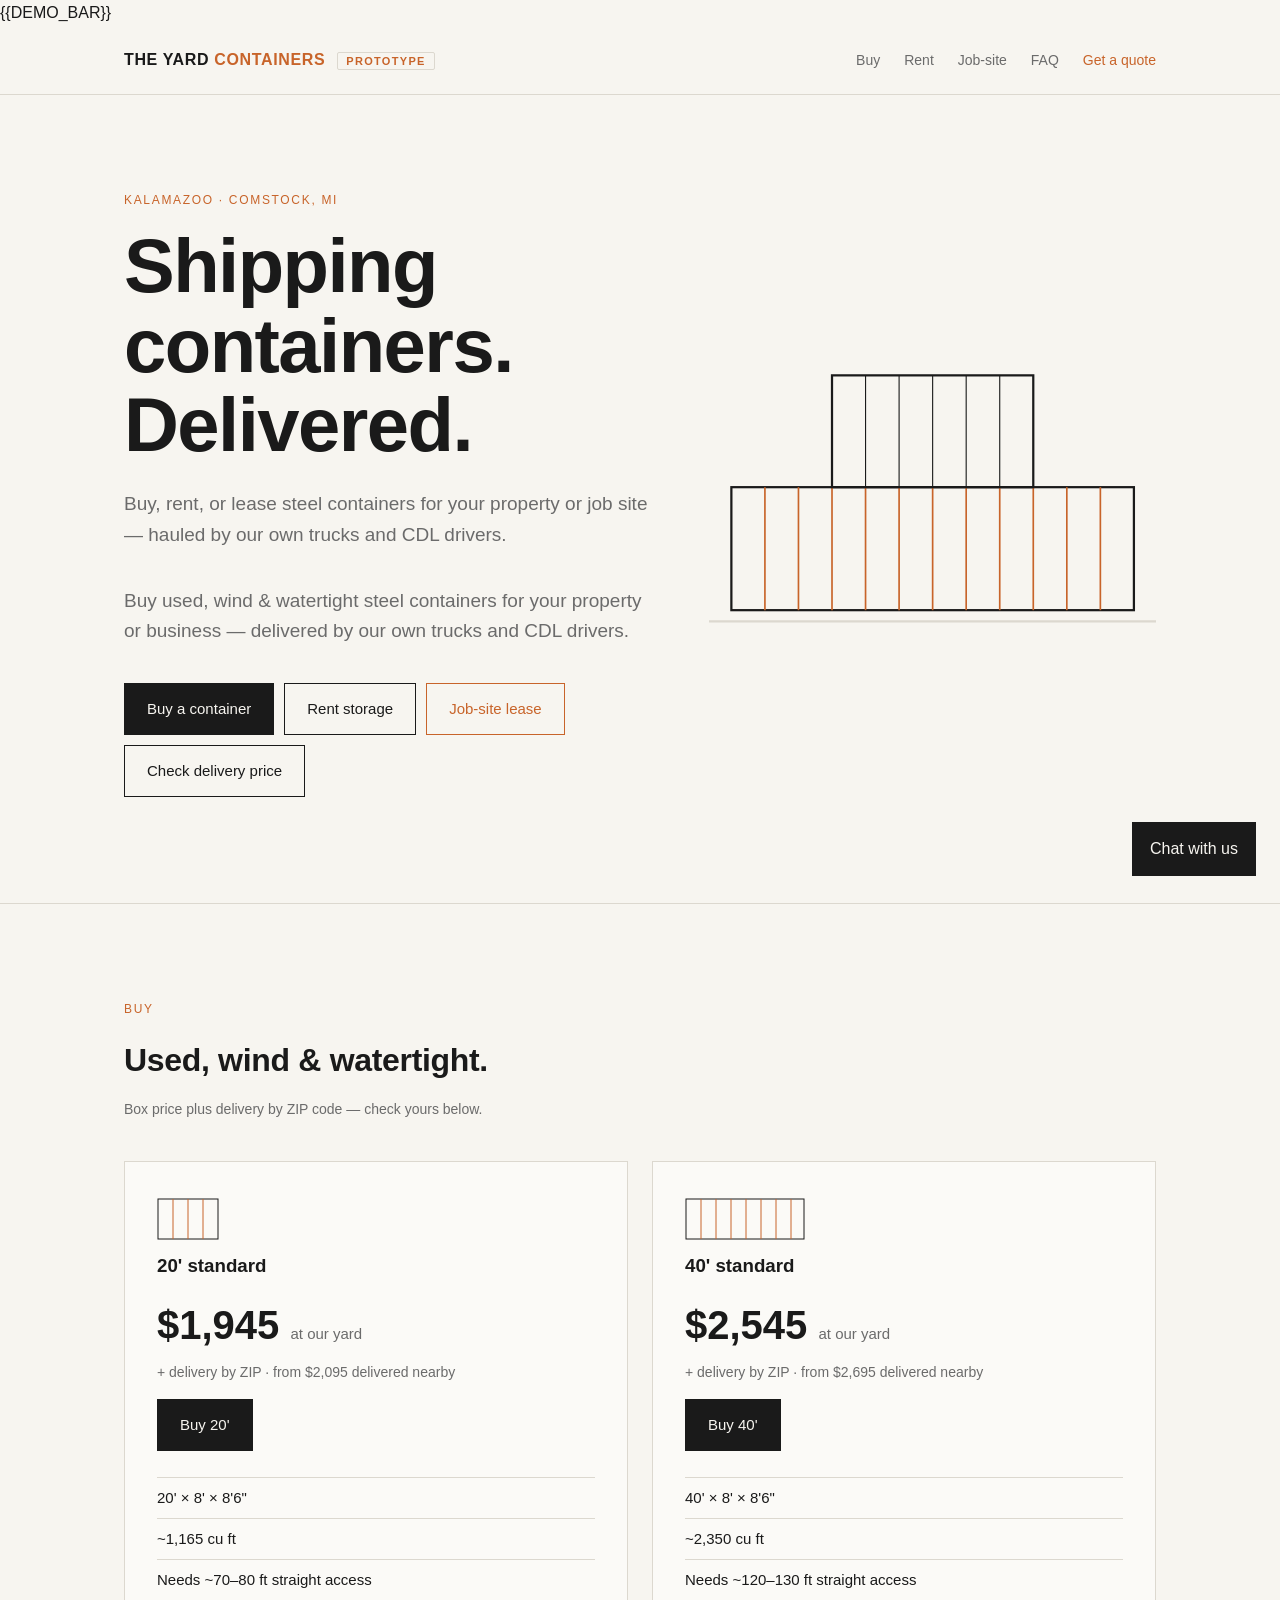
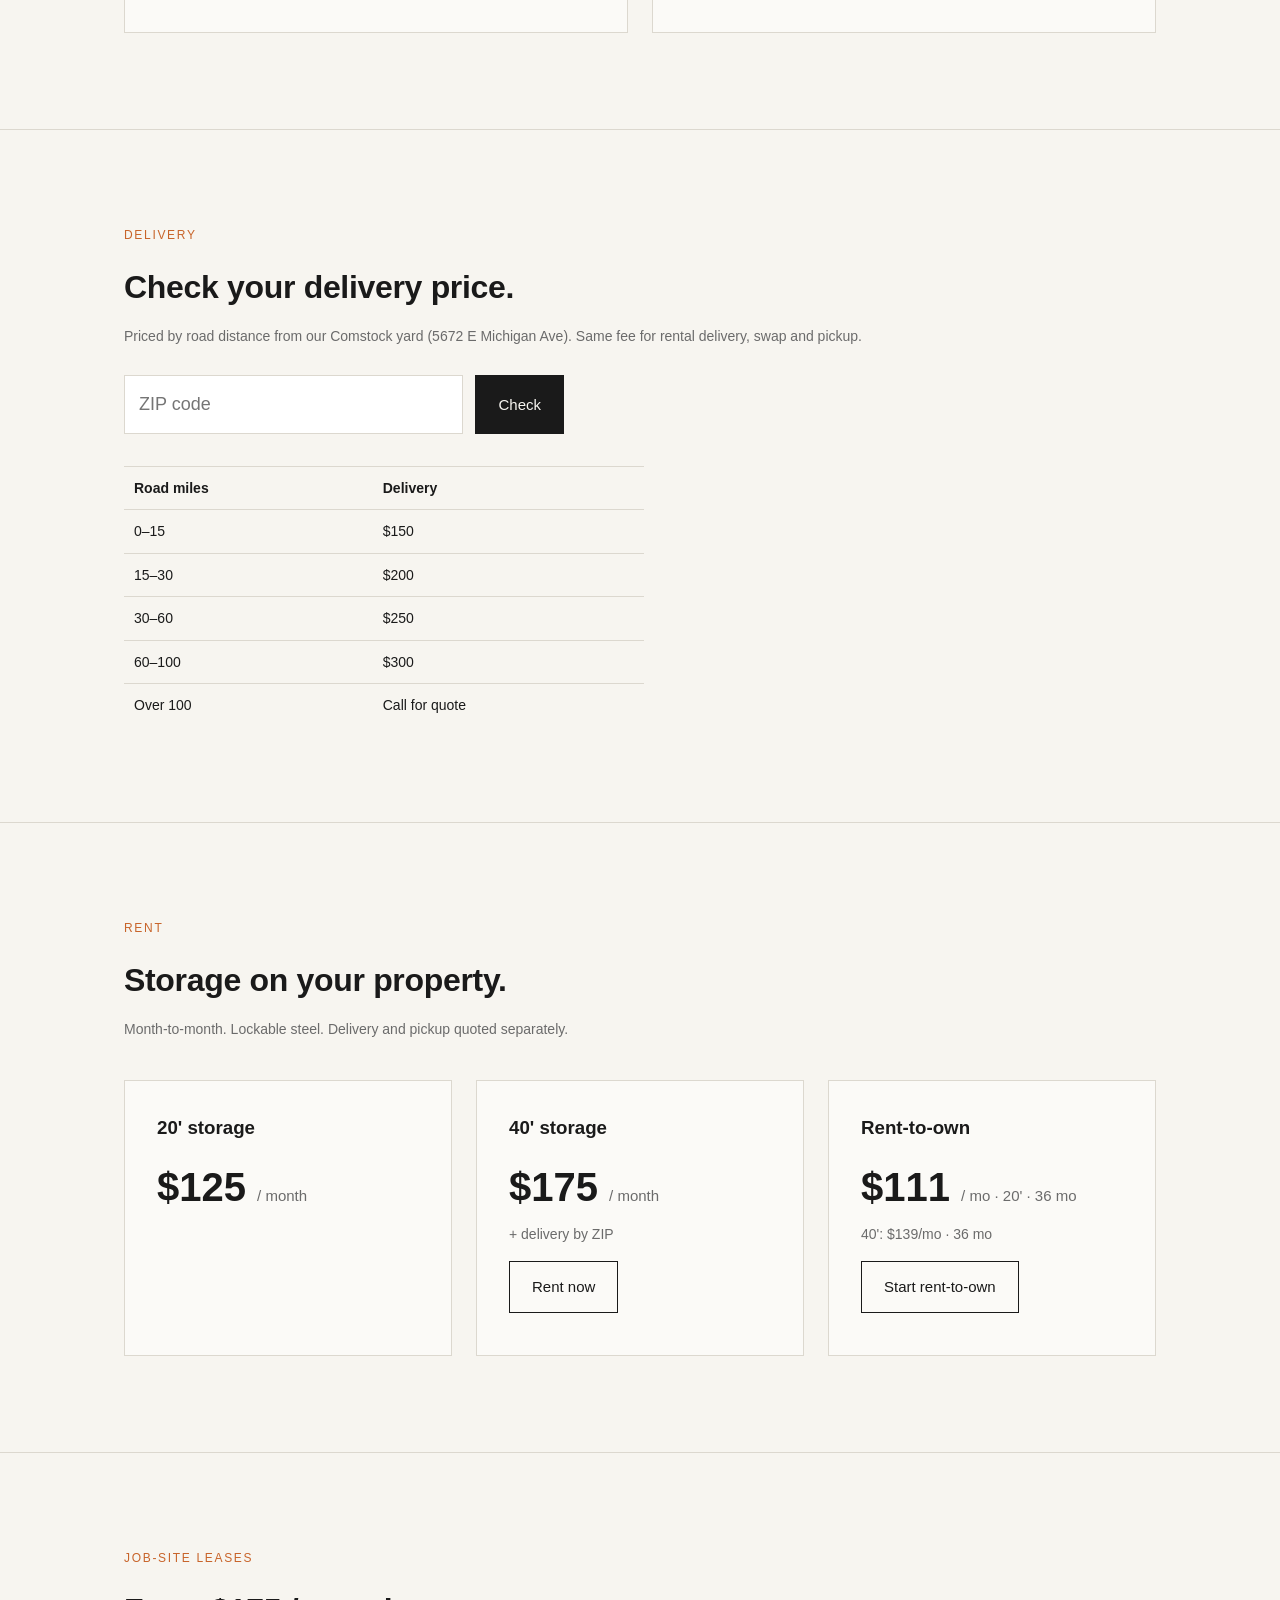
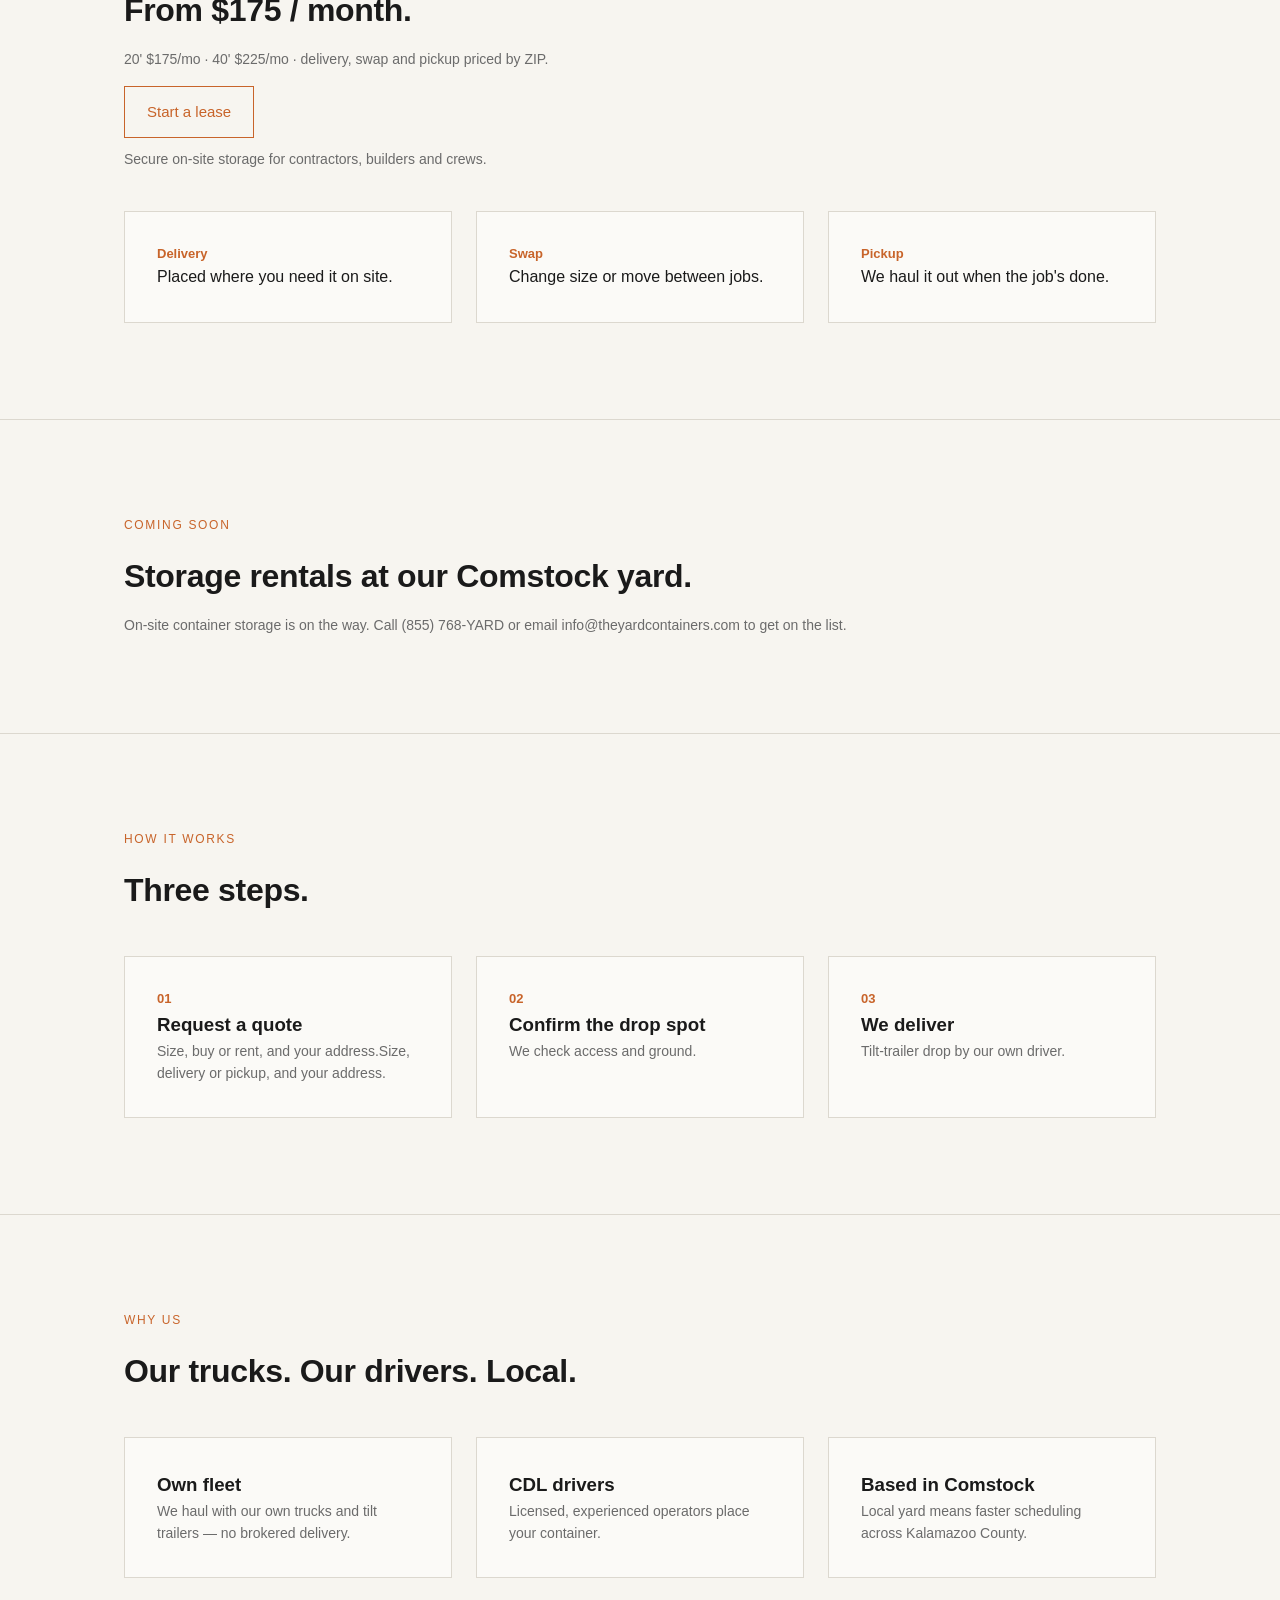
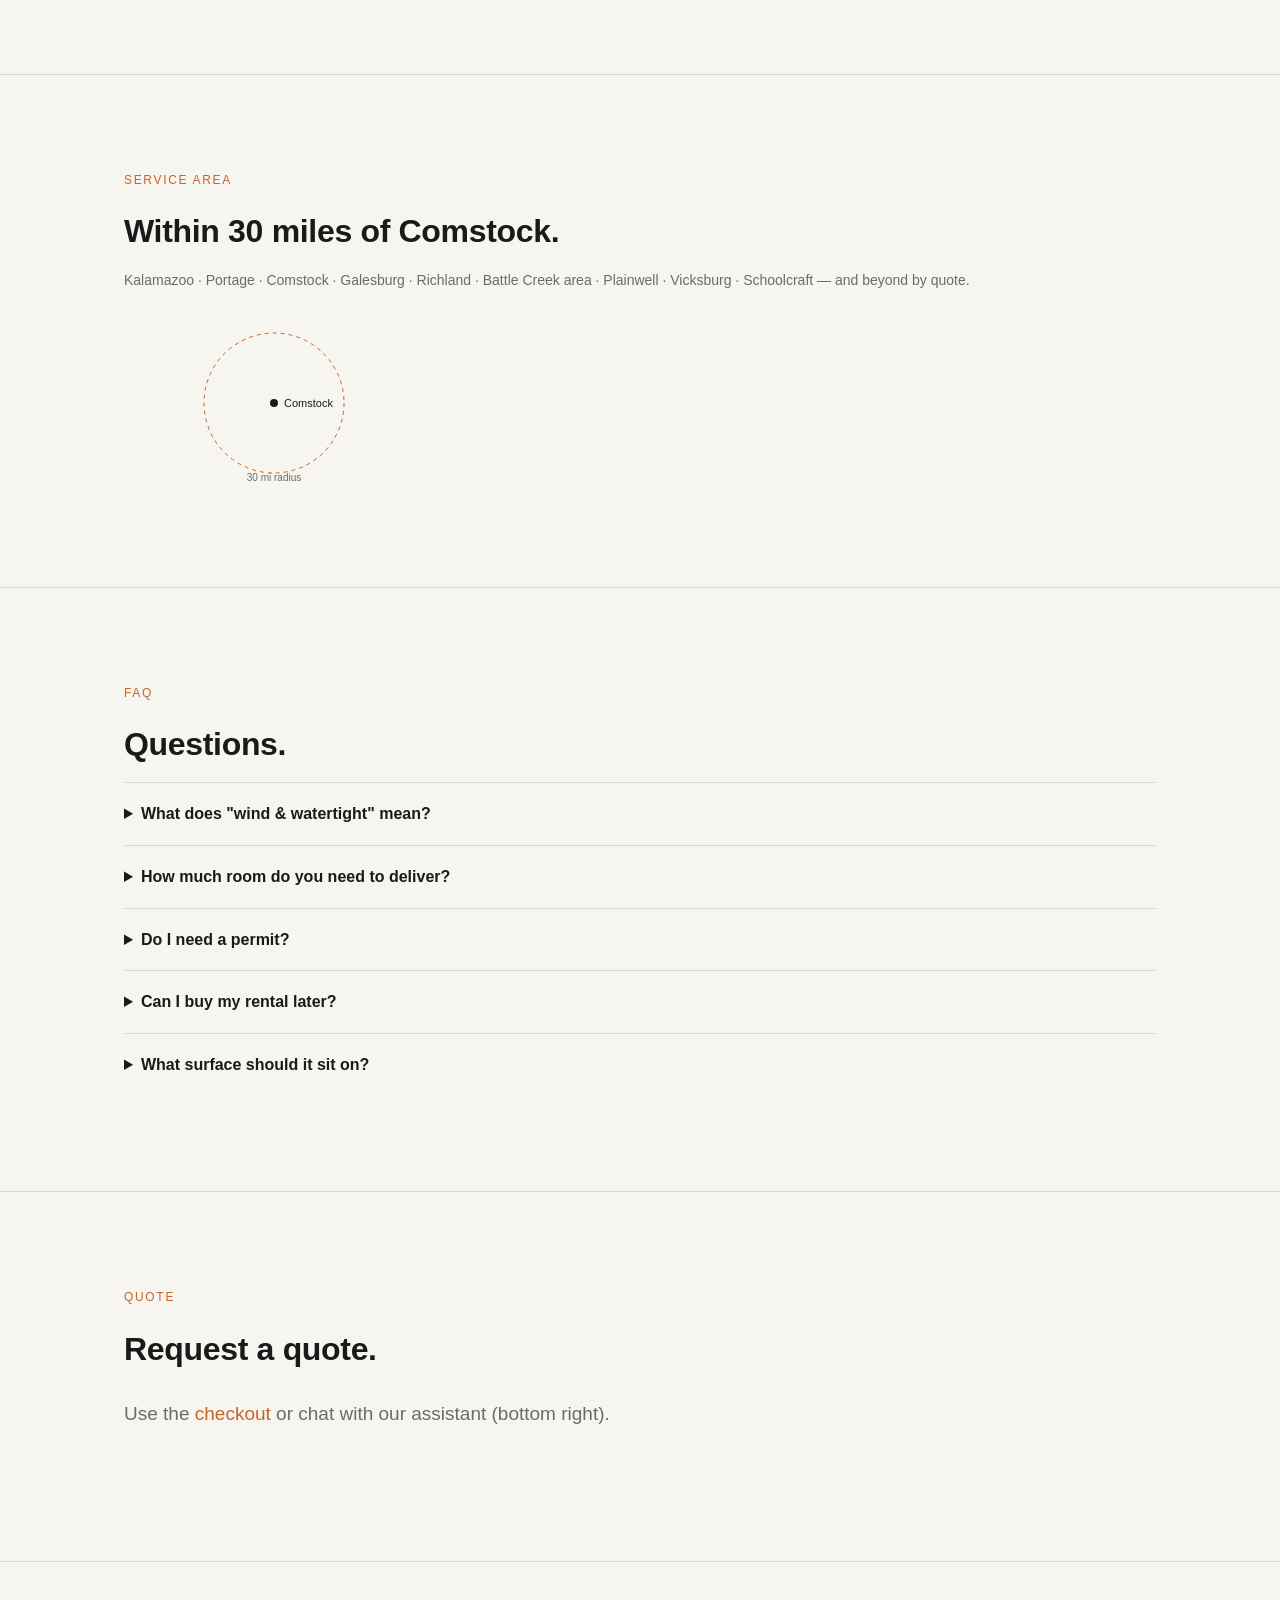
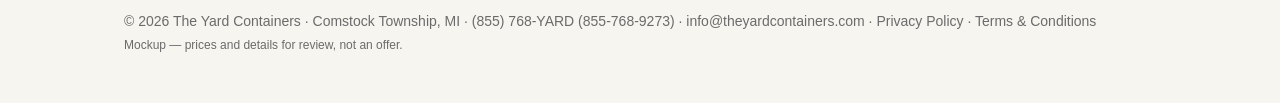
<file: static/index.html>
<!DOCTYPE html>
<html lang="en"><head><meta charset="utf-8"><meta name="viewport" content="width=device-width,initial-scale=1">
<title>The Yard Containers — Shipping containers. Delivered. (Mockup)</title>
<link rel="canonical" href="https://theyardcontainers.com/">
<style>
:root{--bg:#f7f5f0;--ink:#1a1a1a;--mute:#6b6b6b;--line:#dcd8cf;--acc:#c8642a}
*{box-sizing:border-box;margin:0;padding:0}
body{font-family:-apple-system,BlinkMacSystemFont,"Segoe UI",Roboto,"Helvetica Neue",Arial,sans-serif;background:var(--bg);color:var(--ink);line-height:1.6}
a{color:inherit;text-decoration:none}
.wrap{max-width:1080px;margin:0 auto;padding:0 24px}
header{border-bottom:1px solid var(--line)}
.nav{display:flex;justify-content:space-between;align-items:center;height:68px}
.logo{font-weight:700;letter-spacing:.04em}.logo span{color:var(--acc)}
nav a{margin-left:24px;font-size:14px;color:var(--mute)}nav a:hover{color:var(--ink)}
.mock{font-size:11px;letter-spacing:.12em;text-transform:uppercase;color:var(--mute);border:1px solid var(--line);padding:2px 8px;border-radius:2px;margin-left:12px}
section{padding:96px 0;border-bottom:1px solid var(--line)}
h1{font-size:clamp(40px,7vw,76px);line-height:1.05;font-weight:700;letter-spacing:-.02em}
h2{font-size:32px;font-weight:600;letter-spacing:-.01em;margin-bottom:12px}
.eyebrow{font-size:12px;letter-spacing:.14em;text-transform:uppercase;color:var(--acc);margin-bottom:16px}
.lead{font-size:19px;color:var(--mute);max-width:560px;margin:24px 0 36px}
.btn{display:inline-block;padding:13px 22px;border:1px solid var(--ink);font-size:15px;margin:0 10px 10px 0}
.btn.p{background:var(--ink);color:var(--bg)}.btn.a{border-color:var(--acc);color:var(--acc)}
.hero{display:grid;grid-template-columns:1.2fr 1fr;gap:48px;align-items:center}
.grid{display:grid;grid-template-columns:repeat(auto-fit,minmax(260px,1fr));gap:24px;margin-top:40px}
.card{border:1px solid var(--line);padding:32px;background:#fbfaf7}
table.t{width:100%;border-collapse:collapse;font-size:14px}table.t td,table.t th{border-top:1px solid var(--line);padding:10px;text-align:left}
.price{font-size:40px;font-weight:700;margin:12px 0 4px}.price small{font-size:15px;font-weight:400;color:var(--mute)}
.sub{color:var(--mute);font-size:14px}
ul.l{list-style:none;margin-top:16px}ul.l li{padding:8px 0;border-top:1px solid var(--line);font-size:15px}
.step{font-size:13px;color:var(--acc);font-weight:600}
details{border-top:1px solid var(--line);padding:18px 0}details summary{cursor:pointer;font-weight:600}details p{color:var(--mute);margin-top:8px}
form{display:grid;grid-template-columns:1fr 1fr;gap:16px;margin-top:32px}
label{font-size:13px;color:var(--mute);display:block;margin-bottom:6px}
input,select,textarea{width:100%;padding:12px;border:1px solid var(--line);background:#fff;font:inherit}
.full{grid-column:1/-1}.note{font-size:13px;color:var(--acc);margin-top:8px}
footer{padding:48px 0;font-size:14px;color:var(--mute)}
@media(max-width:760px){.hero{grid-template-columns:1fr}nav a:not(.cta){display:none}section{padding:64px 0}form{grid-template-columns:1fr}}

.demo-bar{background:#c8642a;color:#fff;text-align:center;font-size:13px;padding:6px}
.form{display:grid;grid-template-columns:1fr 1fr;gap:16px;margin-top:32px}
table.t{width:100%;border-collapse:collapse;margin-top:16px;font-size:14px}table.t td,table.t th{border-top:1px solid var(--line);padding:10px;text-align:left;vertical-align:top}
.pill{font-size:12px;padding:2px 8px;border:1px solid var(--line)}.pill.available{color:#2f7a3d}.pill.sold{color:#999}.pill.rented,.pill.leased{color:var(--acc)}
#chatbtn{position:fixed;right:24px;bottom:24px;background:var(--ink);color:var(--bg);border:0;padding:14px 18px;font:inherit;cursor:pointer;z-index:9}
#chat{position:fixed;right:24px;bottom:84px;width:360px;max-width:calc(100vw - 32px);height:480px;background:#fff;border:1px solid var(--ink);display:none;flex-direction:column;z-index:9}
#chat.open{display:flex}#chat .hd{padding:12px 16px;border-bottom:1px solid var(--line);font-weight:600}#log{flex:1;overflow:auto;padding:16px;font-size:14px}
.m{margin:8px 0;padding:10px 12px;max-width:85%}.m.b{background:#f2efe8}.m.u{background:var(--ink);color:var(--bg);margin-left:auto}
#chat form{display:flex;border-top:1px solid var(--line)}#chat input{border:0;flex:1;padding:12px}#chat button{border:0;background:var(--acc);color:#fff;padding:0 16px}
@media(max-width:760px){.form{grid-template-columns:1fr}}
</style></head><body>{{DEMO_BAR}}
<header><div class="wrap nav"><a href="#" class="logo">THE YARD <span>CONTAINERS</span><span class="mock">Prototype</span></a>
<nav><a href="#buy">Buy</a><!--IF:rentals--><a href="#rent">Rent</a><a href="#jobsite">Job-site</a><!--/IF:rentals--><a href="#faq">FAQ</a><a class="cta" href="#quote" style="color:var(--acc)">Get a quote</a></nav></div></header>

<section><div class="wrap hero"><div>
<div class="eyebrow">Kalamazoo · Comstock, MI</div>
<h1>Shipping containers. Delivered.</h1>
<!--IF:rentals--><p class="lead">Buy, rent, or lease steel containers for your property or job site — hauled by our own trucks and CDL drivers.</p><!--/IF:rentals--><!--IF:salesonly--><p class="lead">Buy used, wind &amp; watertight steel containers for your property or business — delivered by our own trucks and CDL drivers.</p><!--/IF:salesonly-->
<a class="btn p" href="/checkout?product=buy">Buy a container</a><!--IF:rentals--><a class="btn" href="/checkout?product=rent">Rent storage</a><a class="btn a" href="/checkout?product=lease">Job-site lease</a><!--/IF:rentals--><!--IF:salesonly--><a class="btn" href="#zip">Check delivery price</a><!--/IF:salesonly--></div>
<svg viewBox="0 0 400 260" aria-label="Container illustration">
<rect x="20" y="120" width="360" height="110" fill="none" stroke="#1a1a1a" stroke-width="2"/>
<g stroke="#c8642a" stroke-width="1.5">
<line x1="50" y1="120" x2="50" y2="230"/><line x1="80" y1="120" x2="80" y2="230"/><line x1="110" y1="120" x2="110" y2="230"/><line x1="140" y1="120" x2="140" y2="230"/><line x1="170" y1="120" x2="170" y2="230"/><line x1="200" y1="120" x2="200" y2="230"/><line x1="230" y1="120" x2="230" y2="230"/><line x1="260" y1="120" x2="260" y2="230"/><line x1="290" y1="120" x2="290" y2="230"/><line x1="320" y1="120" x2="320" y2="230"/><line x1="350" y1="120" x2="350" y2="230"/></g>
<rect x="110" y="20" width="180" height="100" fill="none" stroke="#1a1a1a" stroke-width="2"/>
<g stroke="#1a1a1a" stroke-width="1"><line x1="140" y1="20" x2="140" y2="120"/><line x1="170" y1="20" x2="170" y2="120"/><line x1="200" y1="20" x2="200" y2="120"/><line x1="230" y1="20" x2="230" y2="120"/><line x1="260" y1="20" x2="260" y2="120"/></g>
<line x1="0" y1="240" x2="400" y2="240" stroke="#dcd8cf" stroke-width="2"/></svg></div></section>

<section id="buy"><div class="wrap"><div class="eyebrow">Buy</div><h2>Used, wind &amp; watertight.</h2><p class="sub">Box price plus delivery by ZIP code — check yours below.</p>
<div class="grid">
<div class="card"><svg viewBox="0 0 120 50" width="120"><rect x="1" y="5" width="60" height="40" fill="none" stroke="#1a1a1a"/><g stroke="#c8642a"><line x1="16" y1="5" x2="16" y2="45"/><line x1="31" y1="5" x2="31" y2="45"/><line x1="46" y1="5" x2="46" y2="45"/></g></svg>
<h3>20' standard</h3><div class="price">$1,945 <small>at our yard</small></div><div class="sub">+ delivery by ZIP · from $2,095 delivered nearby</div><p style="margin-top:16px"><a class="btn p" href="/checkout?product=buy&size=20">Buy 20'</a></p>
<ul class="l"><li>20' × 8' × 8'6"</li><li>~1,165 cu ft</li><li>Needs ~70–80 ft straight access</li></ul></div>
<div class="card"><svg viewBox="0 0 120 50" width="120"><rect x="1" y="5" width="118" height="40" fill="none" stroke="#1a1a1a"/><g stroke="#c8642a"><line x1="16" y1="5" x2="16" y2="45"/><line x1="31" y1="5" x2="31" y2="45"/><line x1="46" y1="5" x2="46" y2="45"/><line x1="61" y1="5" x2="61" y2="45"/><line x1="76" y1="5" x2="76" y2="45"/><line x1="91" y1="5" x2="91" y2="45"/><line x1="106" y1="5" x2="106" y2="45"/></g></svg>
<h3>40' standard</h3><div class="price">$2,545 <small>at our yard</small></div><div class="sub">+ delivery by ZIP · from $2,695 delivered nearby</div><p style="margin-top:16px"><a class="btn p" href="/checkout?product=buy&size=40">Buy 40'</a></p>
<ul class="l"><li>40' × 8' × 8'6"</li><li>~2,350 cu ft</li><li>Needs ~120–130 ft straight access</li></ul></div></div></div></section>

<section id="zip"><div class="wrap"><div class="eyebrow">Delivery</div><h2>Check your delivery price.</h2>
<p class="sub">Priced by road distance from our Comstock yard (5672 E Michigan Ave).<!--IF:rentals--> Same fee for rental delivery, swap and pickup.<!--/IF:rentals--></p>
<div style="display:flex;gap:12px;margin-top:28px;max-width:440px"><input id="zipin" maxlength="5" inputmode="numeric" placeholder="ZIP code" style="flex:1;padding:14px;border:1px solid var(--line);font:inherit;font-size:18px">
<button class="btn p" style="margin:0" onclick="zipcheck()">Check</button></div><div id="zipout" style="margin-top:24px"></div>
<table class="t" style="max-width:520px;margin-top:32px"><tr><th>Road miles</th><th>Delivery</th></tr><tr><td>0–15</td><td>$150</td></tr><tr><td>15–30</td><td>$200</td></tr><tr><td>30–60</td><td>$250</td></tr><tr><td>60–100</td><td>$300</td></tr><tr><td>Over 100</td><td>Call for quote</td></tr></table></div></section>
<script>async function zipcheck(){const z=zipin.value.trim();const r=await (await fetch('/api/delivery?zip='+z)).json();
zipout.innerHTML=r.error?'<p class="sub">'+r.error+'</p>':(r.fee==null?`<p><b>${r.zip}</b> · ~${r.miles} road mi — <b>call for a quote</b> at <a href="tel:+18557689273">(855) 768-YARD</a>.</p>`:
`<div class="grid" style="margin-top:0"><div class="card"><div class="step">ZIP ${r.zip} · ~${r.miles} road mi</div><div class="price">$${r.fee} <small>delivery</small></div></div>
<div class="card"><h3>20' delivered</h3><div class="price">$${r.buy_delivered["20"].toLocaleString()}</div></div><div class="card"><h3>40' delivered</h3><div class="price">$${r.buy_delivered["40"].toLocaleString()}</div></div></div>`)}
zipin.addEventListener('keydown',e=>{if(e.key==='Enter')zipcheck()})</script>
<!--IF:rentals--><section id="rent"><div class="wrap"><div class="eyebrow">Rent</div><h2>Storage on your property.</h2><p class="sub">Month-to-month. Lockable steel. Delivery and pickup quoted separately.</p>
<div class="grid">
<div class="card"><h3>20' storage</h3><div class="price">$125 <small>/ month</small></div></div>
<div class="card"><h3>40' storage</h3><div class="price">$175 <small>/ month</small></div><div class="sub">+ delivery by ZIP</div><p style="margin-top:16px"><a class="btn" href="/checkout?product=rent">Rent now</a></p></div>
<div class="card"><h3>Rent-to-own</h3><div class="price">$111 <small>/ mo · 20' · 36 mo</small></div><div class="sub">40': $139/mo · 36 mo</div><p style="margin-top:16px"><a class="btn" href="/checkout?product=rto">Start rent-to-own</a></p></div></div></div></section>

<section id="jobsite"><div class="wrap"><div class="eyebrow">Job-site leases</div><h2>From $175 / month.</h2><p class="sub">20' $175/mo · 40' $225/mo · delivery, swap and pickup priced by ZIP.</p><p style="margin-top:16px"><a class="btn a" href="/checkout?product=lease">Start a lease</a></p><p class="sub">Secure on-site storage for contractors, builders and crews.</p>
<div class="grid"><div class="card"><div class="step">Delivery</div><p>Placed where you need it on site.</p></div><div class="card"><div class="step">Swap</div><p>Change size or move between jobs.</p></div><div class="card"><div class="step">Pickup</div><p>We haul it out when the job's done.</p></div></div></div></section>

<!--/IF:rentals--><!--IF:salesonly--><section id="storage-soon"><div class="wrap"><div class="eyebrow">Coming soon</div><h2>Storage rentals at our Comstock yard.</h2><p class="sub">On-site container storage is on the way. Call (855) 768-YARD or email info@theyardcontainers.com to get on the list.</p></div></section>
<!--/IF:salesonly--><section><div class="wrap"><div class="eyebrow">How it works</div><h2>Three steps.</h2>
<div class="grid"><div class="card"><div class="step">01</div><h3>Request a quote</h3><p class="sub"><!--IF:rentals-->Size, buy or rent, and your address.<!--/IF:rentals--><!--IF:salesonly-->Size, delivery or pickup, and your address.<!--/IF:salesonly--></p></div>
<div class="card"><div class="step">02</div><h3>Confirm the drop spot</h3><p class="sub">We check access and ground.</p></div>
<div class="card"><div class="step">03</div><h3>We deliver</h3><p class="sub">Tilt-trailer drop by our own driver.</p></div></div></div></section>

<section><div class="wrap"><div class="eyebrow">Why us</div><h2>Our trucks. Our drivers. Local.</h2>
<div class="grid"><div class="card"><h3>Own fleet</h3><p class="sub">We haul with our own trucks and tilt trailers — no brokered delivery.</p></div>
<div class="card"><h3>CDL drivers</h3><p class="sub">Licensed, experienced operators place your container.</p></div>
<div class="card"><h3>Based in Comstock</h3><p class="sub">Local yard means faster scheduling across Kalamazoo County.</p></div></div></div></section>

<section><div class="wrap"><div class="eyebrow">Service area</div><h2>Within 30 miles of Comstock.</h2>
<p class="sub">Kalamazoo · Portage · Comstock · Galesburg · Richland · Battle Creek area · Plainwell · Vicksburg · Schoolcraft — and beyond by quote.</p>
<svg viewBox="0 0 300 160" width="300" style="margin-top:32px"><circle cx="150" cy="80" r="70" fill="none" stroke="#c8642a" stroke-dasharray="4 4"/><circle cx="150" cy="80" r="4" fill="#1a1a1a"/><text x="160" y="84" font-size="11" fill="#1a1a1a">Comstock</text><text x="150" y="158" font-size="10" fill="#6b6b6b" text-anchor="middle">30 mi radius</text></svg></div></section>

<section id="faq"><div class="wrap"><div class="eyebrow">FAQ</div><h2>Questions.</h2>
<details><summary>What does "wind &amp; watertight" mean?</summary><p>The container keeps weather out — no holes, working doors and seals. It may show dents and surface rust.</p></details>
<details><summary>How much room do you need to deliver?</summary><p>Roughly 70–80 ft of straight, level access for a 20' and 120–130 ft for a 40', plus overhead clearance.</p></details>
<details><summary>Do I need a permit?</summary><p>Rules vary by township and city. Check with your local zoning office before delivery.</p></details>
<!--IF:rentals--><details><summary>Can I buy my rental later?</summary><p>Yes — ask about rent-to-own.</p></details>
<!--/IF:rentals--><details><summary>What surface should it sit on?</summary><p>Firm, level ground. Gravel or blocks under the corners work well.</p></details></div></section>

<section id="quote"><div class="wrap"><div class="eyebrow">Quote</div><h2>Request a quote.</h2>
<p class="lead">Use the <a href="/checkout" style="color:var(--acc)">checkout</a> or chat with our assistant (bottom right).</p></div></section>

<footer><div class="wrap">© 2026 The Yard Containers · Comstock Township, MI · <a href="tel:+18557689273">(855) 768-YARD (855-768-9273)</a> · <a href="mailto:info@theyardcontainers.com">info@theyardcontainers.com</a> · <a href="/privacy">Privacy Policy</a> · <a href="/terms">Terms &amp; Conditions</a><br><span style="font-size:12px">Mockup — prices and details for review, not an offer.</span></div></footer>

<button id="chatbtn" onclick="toggleChat()">Chat with us</button>
<div id="chat"><div class="hd">The Yard Containers assistant <span class="sub" style="font-weight:400">· automated</span></div><div id="log"></div>
<form onsubmit="send(event)"><input id="msg" placeholder="Type a message…" autocomplete="off"><button>Send</button></form></div>
<!--IF:rentals--><script>window.GREETING="Hi! I can quote prices, answer questions and set up your order. Are you looking to buy, rent for storage, lease for a job site, or rent-to-own?"</script><!--/IF:rentals--><!--IF:salesonly--><script>window.GREETING="Hi! I can quote prices, answer questions and set up your order. Are you looking at a 20' or 40' container?"</script><!--/IF:salesonly-->
<script>
const sid=localStorage.sid||(localStorage.sid=Math.random().toString(36).slice(2));
function add(t,c){const d=document.createElement('div');d.className='m '+c;d.innerHTML=t.replace(/(https?:\/\/\S+)/g,'<a href="$1" style="text-decoration:underline">$1</a>');log.appendChild(d);log.scrollTop=1e9}
function toggleChat(){chat.classList.toggle('open');if(!log.children.length)add(window.GREETING,'b')}
async function send(e){e.preventDefault();const m=msg.value.trim();if(!m)return;add(m.replace(/</g,'&lt;'),'u');msg.value='';
const r=await fetch('/api/chat',{method:'POST',headers:{'Content-Type':'application/json'},body:JSON.stringify({sid,message:m})});add((await r.json()).reply.replace(/</g,'&lt;'),'b')}
</script></body></html>
</file>
